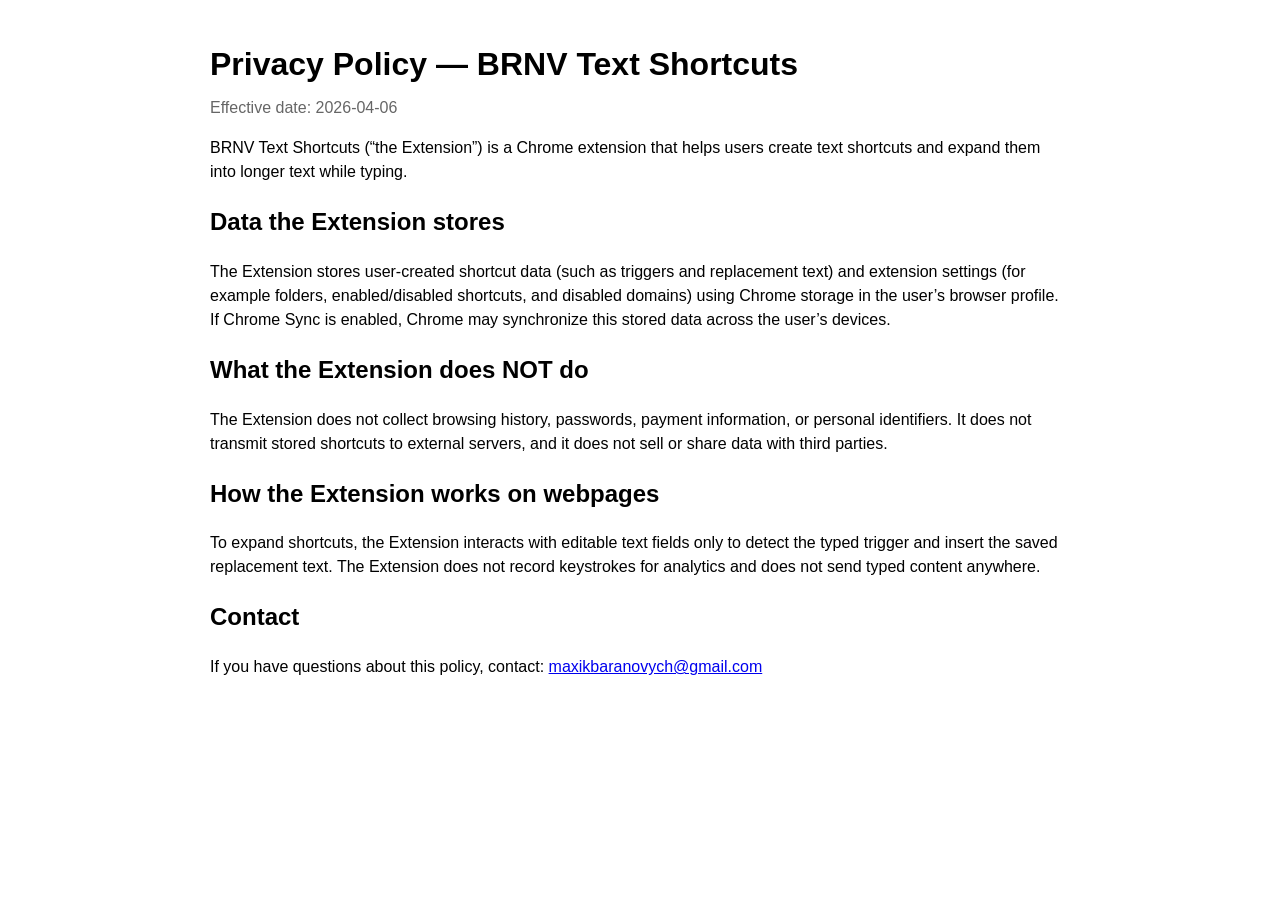
<file: docs/index.html>
<!doctype html>
<meta charset="utf-8">
<meta http-equiv="refresh" content="0; url=privacy-policy.html">
<title>BRNV Text Shortcuts</title>
If you are not redirected, open <a href="privacy-policy.html">privacy-policy.html</a>.
</file>
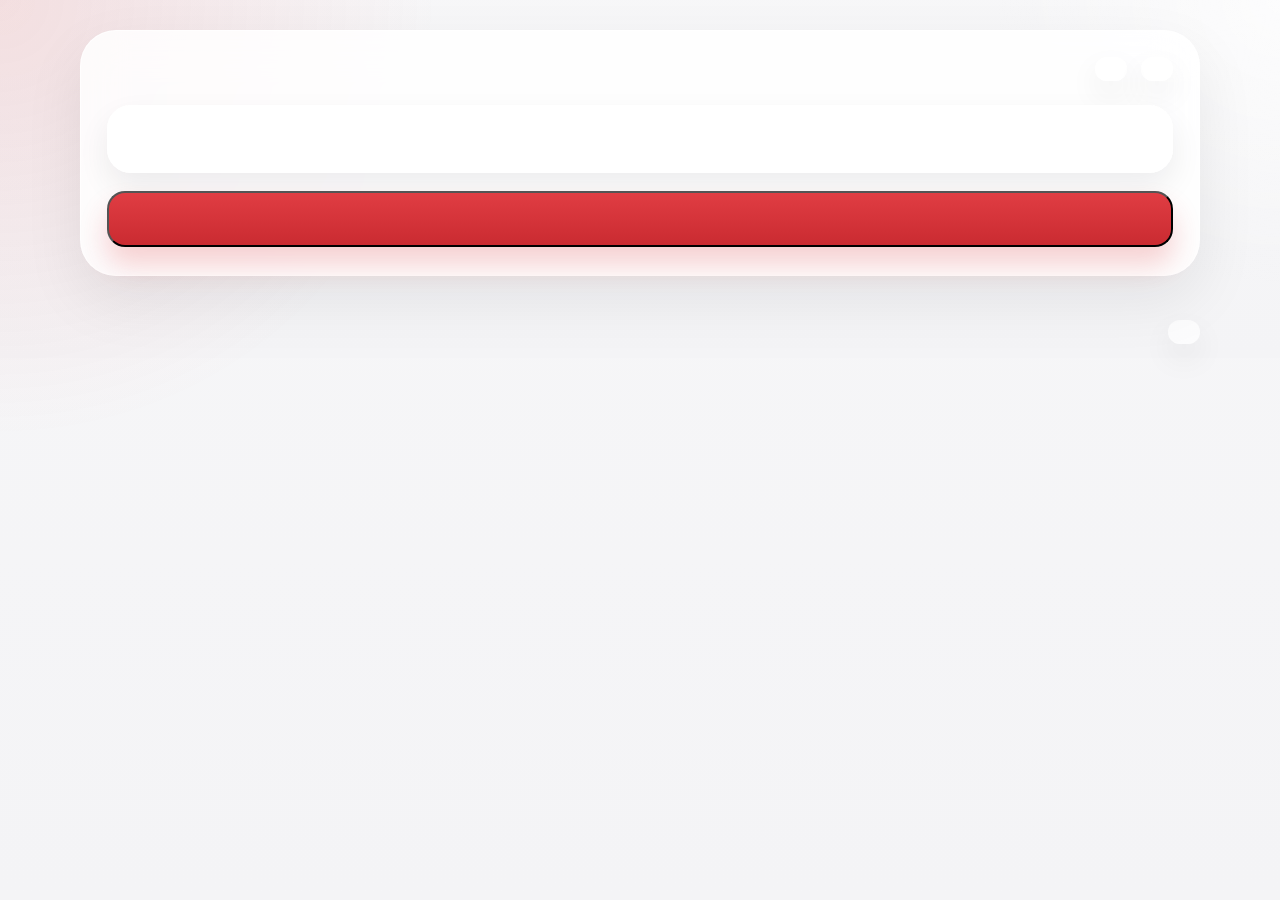
<file: dashboard.html>
<!DOCTYPE html>
<html lang="en">
  <head>
    <meta charset="UTF-8">
    <meta name="viewport" content="width=device-width, initial-scale=1.0">
    <title>BRNV Text Shortcuts</title>
    <link rel="stylesheet" href="dashboard.css">
  </head>
  <body>
    <div class="app-background"></div>
    <main class="dashboard-shell">
      <header class="hero-panel glass-panel">
        <div class="hero-top">
          <div class="hero-brand">
            <p class="eyebrow" data-i18n="brandEyebrow"></p>
            <h1 data-i18n="dashboardTitle"></h1>
          </div>
          <div class="hero-actions">
            <button id="statisticsButton" class="ghost-button" type="button"></button>
            <button id="settingsButton" class="ghost-button" type="button"></button>
          </div>
        </div>
        <div class="hero-search-wrap">
          <label class="sr-only" for="dashboardSearch"></label>
          <input id="dashboardSearch" class="hero-search" type="search" autocomplete="off">
          <div id="dashboardSearchResultsSection" class="search-results-dropdown hidden">
            <div id="dashboardSearchResultsList" class="search-results-list"></div>
          </div>
        </div>
        <div class="hero-cta">
          <button id="addShortcutButton" class="add-button" type="button"></button>
        </div>
      </header>

      <section id="dashboardSummary" class="summary-row"></section>

      <section id="foldersSection">
        <div class="section-head">
          <h2 data-i18n="folders"></h2>
          <button id="addFolderButton" class="mini-button" type="button"></button>
        </div>
        <div id="foldersGrid" class="folder-grid"></div>
      </section>
    </main>

    <div id="folderScreenRoot" class="folder-screen-root hidden"></div>
    <div id="modalRoot" class="modal-root hidden"></div>
    <div id="statsRoot" class="modal-root hidden"></div>

    <script src="shared/data.js"></script>
    <script src="shared/i18n.js"></script>
    <script src="dashboard.js"></script>
  </body>
</html>
</file>
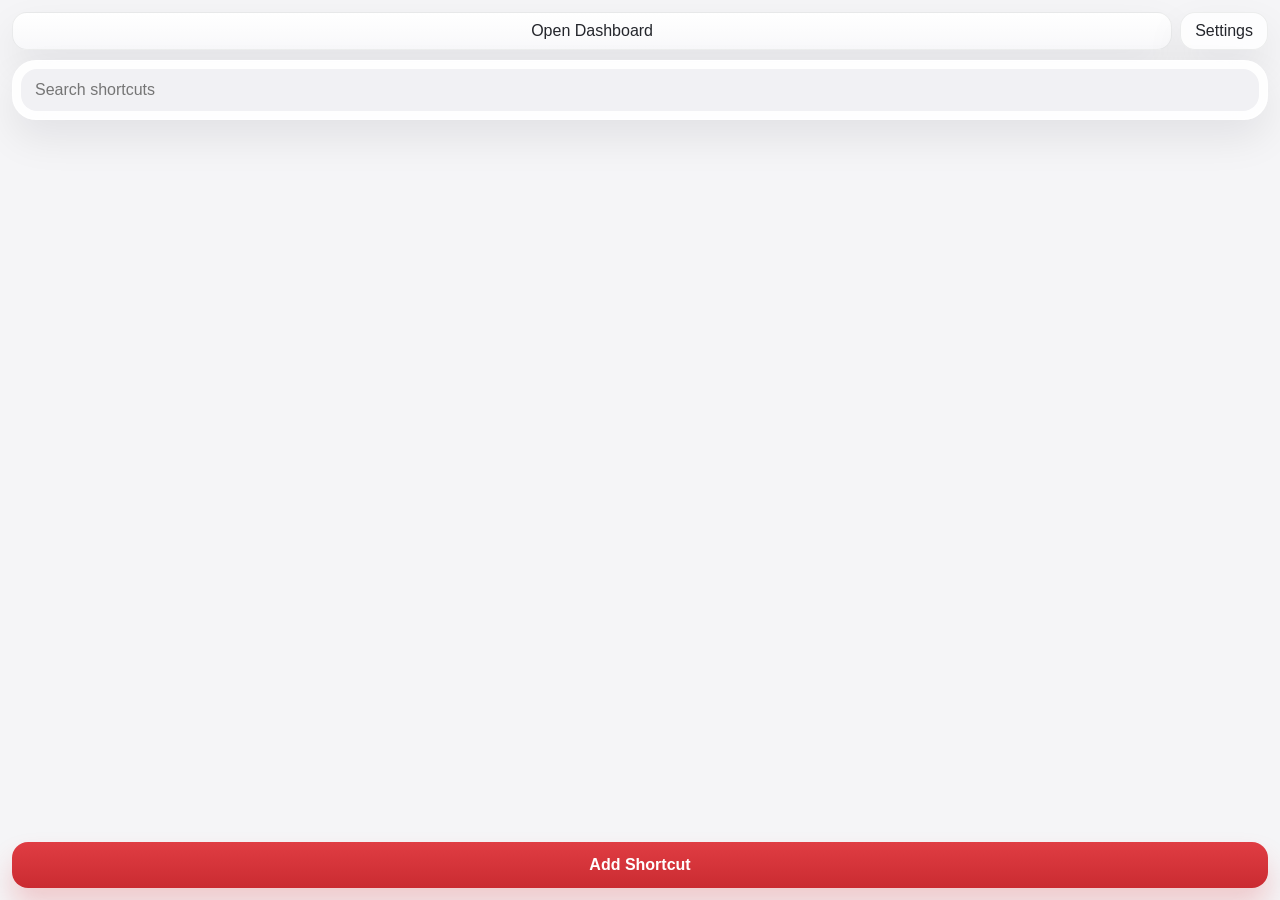
<file: popup.html>
<!DOCTYPE html>
<html lang="en">
  <head>
    <meta charset="UTF-8">
    <meta name="viewport" content="width=device-width, initial-scale=1.0">
    <title>BRNV Text Shortcuts</title>
    <link rel="stylesheet" href="popup.css">
  </head>
  <body>
    <main class="popup-shell">
      <section id="popupListView">
        <header class="popup-topbar">
          <button id="openDashboardButton" class="icon-button primary-chip" type="button">Open Dashboard</button>
          <button id="openSettingsButton" class="icon-button" type="button" aria-label="Settings">Settings</button>
        </header>

        <section class="popup-search-wrap glass-card">
          <label class="sr-only" for="popupSearch">Search shortcuts</label>
          <input id="popupSearch" class="search-input" type="search" autocomplete="off" placeholder="Search shortcuts">
        </section>

        <section class="popup-list-wrap">
          <div id="popupEmptyState" class="empty-state hidden"></div>
          <div id="popupResults" class="result-list"></div>
        </section>

        <button id="popupAddShortcutButton" class="popup-add-button" type="button">Add Shortcut</button>
      </section>

      <div id="popupEditorOverlay" class="popup-editor-overlay hidden">
        <div class="popup-editor-backdrop"></div>
        <section id="popupEditorView" class="popup-editor-view" role="dialog" aria-modal="true">
          <header class="popup-editor-topbar">
            <button id="popupBackButton" class="icon-button" type="button">Back</button>
            <button id="popupEditorSettingsButton" class="icon-button" type="button" aria-label="Settings">Settings</button>
          </header>

          <div class="popup-editor-shell glass-card">
            <div class="popup-editor-head">
              <p id="popupEditorEyebrow" class="popup-editor-eyebrow">Shortcut editor</p>
              <h2 id="popupEditorTitle" class="popup-editor-title">Create shortcut</h2>
            </div>

            <form id="popupShortcutForm" class="popup-editor-form">
              <div class="popup-field-group">
                <label class="popup-field-label" for="popupShortcutName">Name</label>
                <input id="popupShortcutName" class="popup-field-input" type="text" maxlength="80">
                <div id="popupNameError" class="popup-error-text"></div>
              </div>

              <div class="popup-field-group">
                <label class="popup-field-label" for="popupShortcutTrigger">Trigger Code</label>
                <input id="popupShortcutTrigger" class="popup-field-input" type="text" maxlength="80" autocapitalize="off" autocomplete="off" spellcheck="false">
                <div id="popupTriggerHelp" class="popup-field-help">Trigger codes must stay unique and cannot be prefixes of each other.</div>
                <div id="popupTriggerError" class="popup-error-text"></div>
              </div>

              <div class="popup-field-group">
                <label class="popup-field-label" for="popupShortcutContent">Text Content</label>
                <textarea id="popupShortcutContent" class="popup-field-textarea"></textarea>
                <div id="popupContentError" class="popup-error-text"></div>
              </div>

              <div class="popup-toggle-row">
                <div>
                  <div class="popup-field-label" id="popupEnabledLabel">Enabled</div>
                  <div class="popup-field-help" id="popupEnabledHelp">Disabled shortcuts stay saved but do not expand on websites.</div>
                </div>
                <label class="switch">
                  <input id="popupShortcutEnabled" type="checkbox">
                  <span class="switch-track"></span>
                </label>
              </div>

              <div class="popup-editor-actions">
                <button id="popupDeleteButton" class="popup-danger-button" type="button">Delete</button>
                <div class="popup-editor-actions-right">
                  <button id="popupCancelButton" class="popup-secondary-button" type="button">Cancel</button>
                  <button id="popupSaveButton" class="popup-primary-button" type="submit">Save</button>
                </div>
              </div>
            </form>
          </div>
        </section>
      </div>
    </main>

    <script src="shared/data.js"></script>
    <script src="shared/i18n.js"></script>
    <script src="popup.js"></script>
  </body>
</html>
</file>
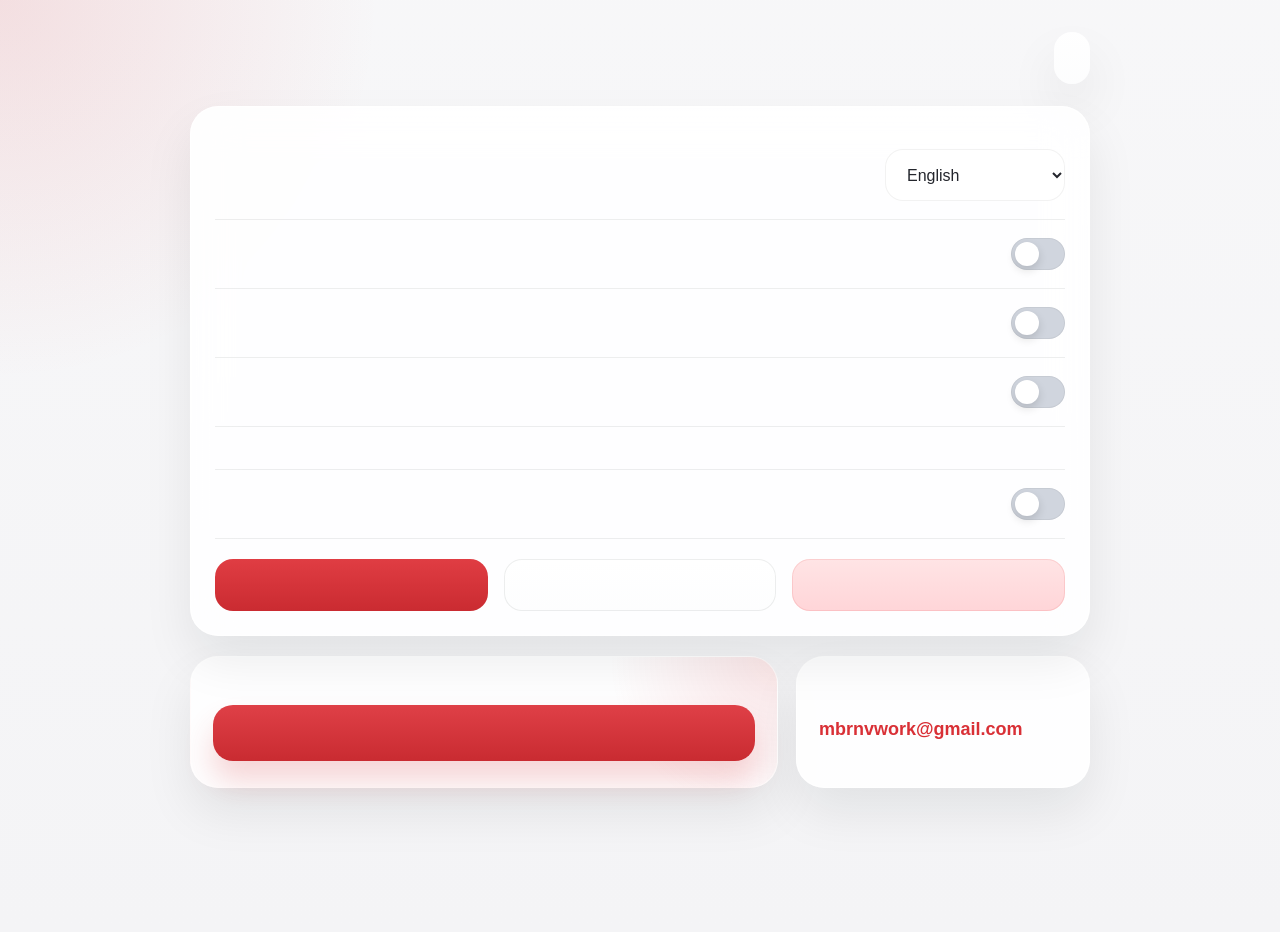
<file: settings.html>
<!DOCTYPE html>
<html lang="en">
  <head>
    <meta charset="UTF-8">
    <meta name="viewport" content="width=device-width, initial-scale=1.0">
    <title>BRNV Text Shortcuts Settings</title>
    <link rel="stylesheet" href="settings.css">
  </head>
  <body>
    <main class="settings-shell">
      <header class="settings-header">
        <div>
          <h1 data-i18n="settingsTitle"></h1>
        </div>
        <button id="backButton" class="ghost-button" type="button"></button>
      </header>

      <section class="settings-card">
        <div class="setting-row">
          <div>
            <h2 data-i18n="language"></h2>
            <p data-i18n="languageHelp"></p>
          </div>
          <select id="languageSelect" class="field-select">
            <option value="en">English</option>
            <option value="uk">Українська</option>
          </select>
        </div>

        <div class="setting-row">
          <div>
            <h2 data-i18n="darkTheme"></h2>
            <p data-i18n="darkThemeHelp"></p>
          </div>
          <label class="switch">
            <input id="darkThemeToggle" type="checkbox">
            <span class="switch-track"></span>
          </label>
        </div>

        <div class="setting-row">
          <div>
            <h2 data-i18n="caseSensitive"></h2>
            <p data-i18n="caseSensitiveHelp"></p>
          </div>
          <label class="switch">
            <input id="caseSensitiveToggle" type="checkbox">
            <span class="switch-track"></span>
          </label>
        </div>

        <div class="setting-row">
          <div>
            <h2 data-i18n="expansionEnabled"></h2>
            <p data-i18n="expansionEnabledHelp"></p>
          </div>
          <label class="switch">
            <input id="expansionToggle" type="checkbox">
            <span class="switch-track"></span>
          </label>
        </div>

        <div class="setting-row">
          <div>
            <h2 data-i18n="syncStatus"></h2>
            <p id="syncInfoText"></p>
          </div>
        </div>

        <div class="setting-row">
          <div>
            <h2 data-i18n="disableAllShortcuts"></h2>
            <p data-i18n="disableAllShortcutsHelp"></p>
          </div>
          <label class="switch">
            <input id="disableAllToggle" type="checkbox">
            <span class="switch-track"></span>
          </label>
        </div>

        <div class="actions-grid">
          <button id="exportButton" class="primary-button" type="button"></button>
          <button id="importButton" class="secondary-button" type="button"></button>
          <button id="resetStatsButton" class="danger-button" type="button"></button>
        </div>
        <input id="importFileInput" type="file" accept="application/json" hidden>
      </section>

      <footer class="settings-footer">
        <section class="support-card">
          <div class="support-copy">
            <h2 data-i18n="supportTitle"></h2>
            <p data-i18n="supportDescription"></p>
          </div>
          <button id="supportToggleButton" class="support-button" type="button"></button>
        </section>

        <section class="contact-card">
          <h2 data-i18n="contactTitle"></h2>
          <a class="contact-link" href="mailto:mbrnvwork@gmail.com">mbrnvwork@gmail.com</a>
        </section>
      </footer>
    </main>

    <div id="settingsModalRoot" class="modal-root hidden"></div>

    <script src="shared/data.js"></script>
    <script src="shared/i18n.js"></script>
    <script src="settings.js"></script>
  </body>
</html>
</file>
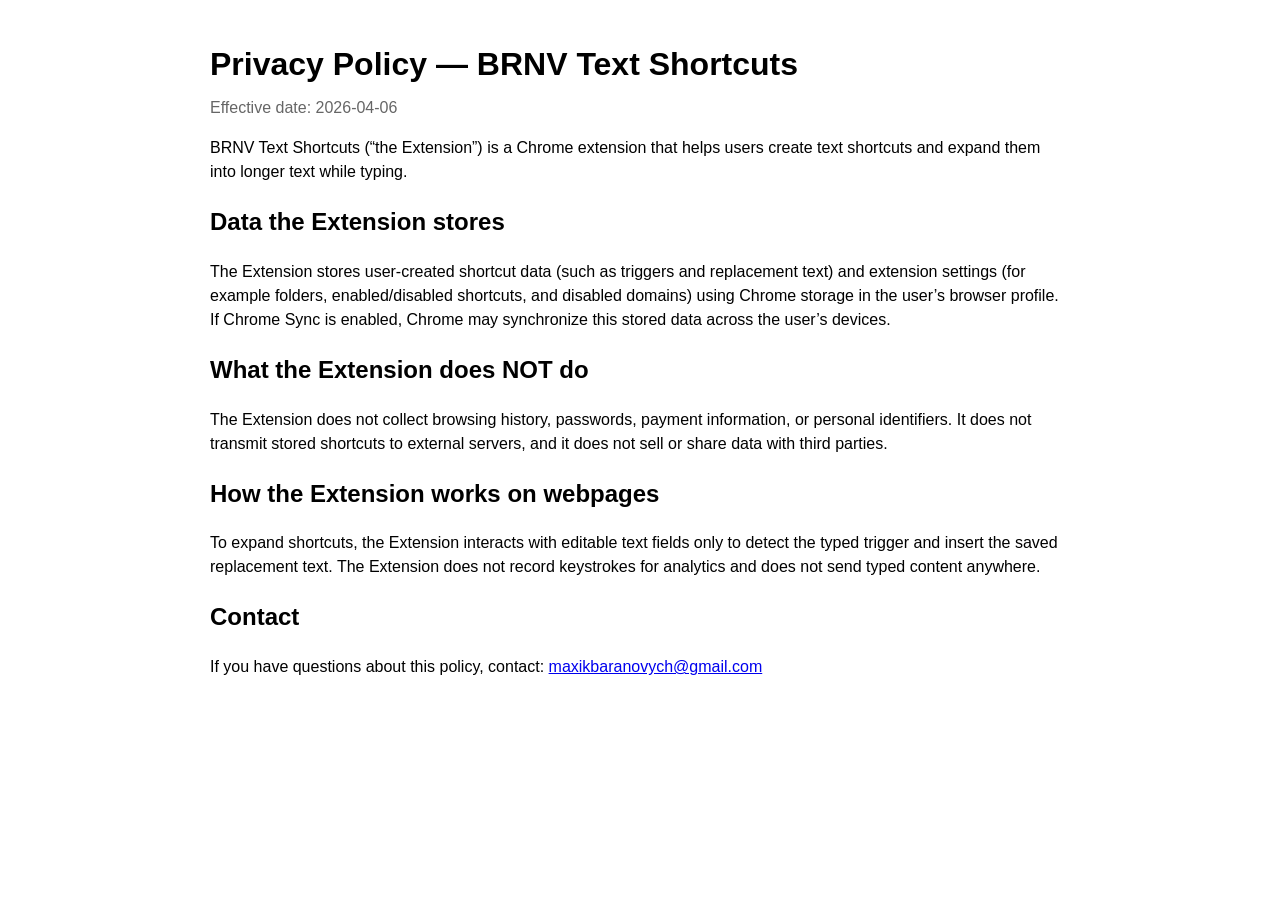
<file: docs/privacy-policy.html>
<!doctype html>
<html lang="en">
<head>
  <meta charset="utf-8" />
  <meta name="viewport" content="width=device-width, initial-scale=1" />
  <title>Privacy Policy — BRNV Text Shortcuts</title>
  <style>
    body { font-family: -apple-system, BlinkMacSystemFont, Segoe UI, Roboto, Arial, sans-serif; max-width: 860px; margin: 40px auto; padding: 0 16px; line-height: 1.5; }
    h1 { margin-bottom: 8px; }
    .muted { color: #666; margin-top: 0; }
  </style>
</head>
<body>
  <h1>Privacy Policy — BRNV Text Shortcuts</h1>
  <p class="muted">Effective date: 2026-04-06</p>

  <p>BRNV Text Shortcuts (“the Extension”) is a Chrome extension that helps users create text shortcuts and expand them into longer text while typing.</p>

  <h2>Data the Extension stores</h2>
  <p>The Extension stores user-created shortcut data (such as triggers and replacement text) and extension settings (for example folders, enabled/disabled shortcuts, and disabled domains) using Chrome storage in the user’s browser profile. If Chrome Sync is enabled, Chrome may synchronize this stored data across the user’s devices.</p>

  <h2>What the Extension does NOT do</h2>
  <p>The Extension does not collect browsing history, passwords, payment information, or personal identifiers. It does not transmit stored shortcuts to external servers, and it does not sell or share data with third parties.</p>

  <h2>How the Extension works on webpages</h2>
  <p>To expand shortcuts, the Extension interacts with editable text fields only to detect the typed trigger and insert the saved replacement text. The Extension does not record keystrokes for analytics and does not send typed content anywhere.</p>

  <h2>Contact</h2>
  <p>If you have questions about this policy, contact: <a href="mailto:maxikbaranovych@gmail.com">maxikbaranovych@gmail.com</a></p>
</body>
</html>
</file>
<file: dashboard.css>
:root {
  --bg: #f4f4f6;
  --panel: rgba(255, 255, 255, 0.84);
  --panel-strong: #ffffff;
  --panel-muted: #f6f6f8;
  --text: #21242b;
  --text-soft: #707681;
  --line: rgba(33, 36, 43, 0.08);
  --accent: #d93036;
  --accent-soft: rgba(217, 48, 54, 0.12);
  --danger: #b8262b;
  --shadow-lg: 0 24px 60px rgba(17, 18, 22, 0.08);
  --shadow-md: 0 14px 32px rgba(17, 18, 22, 0.07);
  --radius-xxl: 30px;
  --radius-xl: 24px;
  --radius-lg: 20px;
  --radius-md: 16px;
  --transition: 180ms ease;
}

html[data-theme="dark"] {
  --bg: #13171d;
  --panel: rgba(31, 36, 44, 0.84);
  --panel-strong: #1e242d;
  --panel-muted: #262d37;
  --text: #f2f5f8;
  --text-soft: #aab3bf;
  --line: rgba(255, 255, 255, 0.08);
  --accent: #f04b4f;
  --accent-soft: rgba(240, 75, 79, 0.14);
  --danger: #ff7b80;
  --shadow-lg: 0 24px 60px rgba(0, 0, 0, 0.3);
  --shadow-md: 0 14px 32px rgba(0, 0, 0, 0.24);
}

html[data-theme="dark"] .app-background {
  background:
    radial-gradient(circle at top left, rgba(240, 75, 79, 0.14), transparent 28%),
    radial-gradient(circle at top right, rgba(255, 255, 255, 0.08), transparent 18%);
}

html[data-theme="dark"] .glass-panel,
html[data-theme="dark"] .folder-screen-panel,
html[data-theme="dark"] .modal-panel {
  border-color: rgba(255, 255, 255, 0.1);
}

html[data-theme="dark"] .ghost-button,
html[data-theme="dark"] .mini-button,
html[data-theme="dark"] .back-button,
html[data-theme="dark"] .folder-action {
  background: rgba(44, 50, 61, 0.92);
  color: var(--text);
}

html[data-theme="dark"] .hero-search {
  background: rgba(43, 49, 60, 0.96);
  color: var(--text);
  box-shadow: inset 0 0 0 1px rgba(255, 255, 255, 0.08), var(--shadow-md);
}

html[data-theme="dark"] .hero-search::placeholder {
  color: var(--text-soft);
}

html[data-theme="dark"] .hero-search:focus,
html[data-theme="dark"] .field-input:focus,
html[data-theme="dark"] .field-select:focus,
html[data-theme="dark"] .field-textarea:focus {
  background: #313845;
}

html[data-theme="dark"] .search-results-dropdown {
  background: rgba(24, 29, 36, 0.98);
  border-color: rgba(255, 255, 255, 0.08);
  box-shadow: 0 28px 60px rgba(0, 0, 0, 0.38);
}

html[data-theme="dark"] .search-result-item {
  background: rgba(41, 47, 58, 0.98);
  color: var(--text);
  border-color: rgba(255, 255, 255, 0.04);
}

html[data-theme="dark"] .search-result-item:hover {
  background: #343c49;
  border-color: rgba(240, 75, 79, 0.16);
}

html[data-theme="dark"] .secondary-button {
  background: #343b47;
  color: var(--text);
}

html[data-theme="dark"] .danger-button {
  background: rgba(240, 75, 79, 0.16);
  color: #ff9ea2;
}

html[data-theme="dark"] .summary-card,
html[data-theme="dark"] .folder-card,
html[data-theme="dark"] .shortcut-card {
  background: rgba(34, 40, 49, 0.96);
  border-color: rgba(255, 255, 255, 0.08);
}

html[data-theme="dark"] .folder-card::after {
  background: linear-gradient(135deg, rgba(240, 75, 79, 0.1), transparent 42%);
}

html[data-theme="dark"] .folder-icon {
  background: linear-gradient(180deg, rgba(240, 75, 79, 0.18) 0%, rgba(240, 75, 79, 0.1) 100%);
  box-shadow: inset 0 0 0 1px rgba(240, 75, 79, 0.18);
}

html[data-theme="dark"] .badge.status {
  background: #39414d;
  color: var(--text-soft);
}

html[data-theme="dark"] .folder-screen-backdrop {
  background: rgba(15, 18, 24, 0.74);
}

html[data-theme="dark"] .folder-screen-panel,
html[data-theme="dark"] .modal-panel {
  background: rgba(24, 29, 36, 0.96);
  box-shadow: 0 28px 80px rgba(0, 0, 0, 0.42);
}

html[data-theme="dark"] .close-button {
  background: #39414d;
  color: var(--text);
}

html[data-theme="dark"] .field-input,
html[data-theme="dark"] .field-select,
html[data-theme="dark"] .field-textarea {
  background: #303742;
  color: var(--text);
}

html[data-theme="dark"] .switch-track {
  background: #4a5360;
}

html[data-theme="dark"] .stats-chart {
  background: linear-gradient(180deg, rgba(39, 45, 55, 0.96), rgba(33, 39, 48, 0.92));
  box-shadow: inset 0 0 0 1px rgba(255, 255, 255, 0.06);
}

html[data-theme="dark"] .stats-bar-track {
  background: rgba(255, 255, 255, 0.08);
}

html[data-theme="dark"] .stats-card {
  background: #313844;
}

html[data-theme="dark"] .period-tabs {
  background: #2a313c;
}

html[data-theme="dark"] .chip-button {
  color: var(--text-soft);
}

html[data-theme="dark"] .chip-button.active {
  background: #3a4250;
  color: var(--text);
}

* {
  box-sizing: border-box;
}

html,
body {
  min-height: 100%;
  margin: 0;
  font-family: "SF Pro Display", "Segoe UI", sans-serif;
  color: var(--text);
  background: linear-gradient(180deg, color-mix(in srgb, var(--bg) 76%, #ffffff 24%) 0%, var(--bg) 100%);
}

body {
  position: relative;
}

button,
input,
select,
textarea {
  font: inherit;
}

.app-background {
  position: fixed;
  inset: 0;
  background:
    radial-gradient(circle at top left, rgba(217, 48, 54, 0.12), transparent 28%),
    radial-gradient(circle at top right, rgba(255, 255, 255, 0.7), transparent 18%);
  pointer-events: none;
}

.dashboard-shell {
  width: min(1120px, calc(100% - 32px));
  margin: 30px auto 40px;
  position: relative;
  z-index: 1;
}

.glass-panel {
  background: var(--panel);
  backdrop-filter: blur(22px);
  border: 1px solid rgba(255, 255, 255, 0.72);
  box-shadow: var(--shadow-lg);
}

.hero-panel {
  border-radius: 36px;
  padding: 26px;
}

.hero-top,
.section-head,
.hero-actions,
.summary-row {
  display: flex;
  align-items: center;
  justify-content: space-between;
  gap: 14px;
}

.hero-top {
  margin-bottom: 24px;
}

.hero-brand h1,
.section-head h2,
.stats-title,
.modal-title {
  margin: 0;
}

.eyebrow {
  margin: 0 0 8px;
  font-size: 12px;
  letter-spacing: 0.12em;
  text-transform: uppercase;
  color: var(--accent);
  font-weight: 700;
}

.eyebrow:empty {
  display: none;
}

.hero-brand h1 {
  font-size: clamp(32px, 5vw, 44px);
  line-height: 1;
}

.ghost-button,
.mini-button,
.back-button,
.chip-button,
.secondary-button,
.danger-button,
.primary-button,
.folder-action {
  border: 0;
  cursor: pointer;
  transition: transform var(--transition), box-shadow var(--transition), background var(--transition), color var(--transition);
}

.ghost-button,
.mini-button,
.back-button,
.folder-action {
  background: rgba(255, 255, 255, 0.74);
  color: var(--text);
  border-radius: 16px;
  padding: 12px 16px;
  box-shadow: var(--shadow-md);
}

.ghost-button:hover,
.mini-button:hover,
.back-button:hover,
.folder-action:hover,
.shortcut-card:hover {
  transform: translateY(-1px);
}

.ghost-button:active,
.mini-button:active,
.back-button:active,
.folder-action:active,
.primary-button:active,
.secondary-button:active,
.danger-button:active,
.add-button:active {
  transform: scale(0.985);
}

.hero-search-wrap {
  display: grid;
  gap: 12px;
}

.hero-search {
  width: 100%;
  min-height: 68px;
  padding: 0 22px;
  border-radius: 24px;
  border: 0;
  background: rgba(255, 255, 255, 0.86);
  color: var(--text);
  box-shadow: inset 0 0 0 1px rgba(255, 255, 255, 0.6), var(--shadow-md);
  outline: none;
  font-size: 18px;
}

.hero-search:focus,
.field-input:focus,
.field-select:focus,
.field-textarea:focus {
  box-shadow: inset 0 0 0 2px rgba(217, 48, 54, 0.16), var(--shadow-md);
  background: #fff;
}

.search-results-dropdown {
  padding: 12px;
  border-radius: 24px;
  background: color-mix(in srgb, var(--panel-strong) 96%, #ffffff 4%);
  border: 1px solid color-mix(in srgb, var(--line) 65%, rgba(255, 255, 255, 0.4) 35%);
  backdrop-filter: blur(10px);
  box-shadow: 0 28px 60px rgba(16, 18, 23, 0.18);
}

.search-results-list {
  display: grid;
  gap: 8px;
  max-height: min(420px, 48vh);
  overflow-y: auto;
  padding-right: 2px;
}

.search-result-item {
  border: 0;
  text-align: left;
  width: 100%;
  padding: 12px 14px;
  border-radius: 16px;
  background: color-mix(in srgb, var(--panel-muted) 94%, #ffffff 6%);
  cursor: pointer;
  transition: transform var(--transition), background var(--transition), box-shadow var(--transition), border-color var(--transition);
  border: 1px solid transparent;
}

.search-result-item:hover {
  transform: translateY(-1px);
  background: color-mix(in srgb, var(--panel-strong) 96%, #ffffff 4%);
  box-shadow: 0 12px 22px rgba(16, 18, 23, 0.08);
  border-color: rgba(217, 48, 54, 0.12);
}

.search-result-title,
.search-result-copy {
  margin: 0;
}

.search-result-title {
  font-size: 14px;
  font-weight: 700;
}

.search-result-copy {
  margin-top: 6px;
  color: var(--text-soft);
  font-size: 12px;
  line-height: 1.4;
}

.search-result-item .inline-row {
  margin-top: 8px;
}

.search-result-item .badge {
  padding: 5px 9px;
  font-size: 11px;
}

.hero-cta {
  margin-top: 18px;
}

.add-button,
.primary-button {
  background: linear-gradient(180deg, #e03d43 0%, #ca2b31 100%);
  color: #fff;
  border-radius: 18px;
  min-height: 56px;
  padding: 0 22px;
  box-shadow: 0 18px 28px rgba(217, 48, 54, 0.22);
}

.add-button {
  width: 100%;
  font-size: 16px;
  font-weight: 700;
  transition: transform 180ms ease, box-shadow 180ms ease, filter 180ms ease;
}

.add-button:hover {
  transform: translateY(-2px) scale(1.01);
  box-shadow: 0 24px 34px rgba(217, 48, 54, 0.28);
  filter: saturate(1.05);
}

.secondary-button,
.danger-button {
  border-radius: 18px;
  min-height: 52px;
  padding: 0 20px;
}

.secondary-button {
  background: #f1f2f5;
  color: var(--text);
}

.danger-button {
  background: rgba(217, 48, 54, 0.1);
  color: var(--danger);
}

.summary-row {
  margin: 20px 0 24px;
  flex-wrap: wrap;
}

.summary-card {
  flex: 1 1 180px;
  min-width: 180px;
  padding: 18px;
  border-radius: 22px;
  background: rgba(255, 255, 255, 0.82);
  box-shadow: var(--shadow-md);
  animation: rise-in 220ms ease both;
}

.summary-label {
  margin: 0 0 8px;
  color: var(--text-soft);
  font-size: 12px;
}

.summary-value {
  margin: 0;
  font-size: 28px;
  font-weight: 700;
}

.section-head {
  margin-bottom: 14px;
}

.folder-grid,
.shortcut-list {
  display: grid;
  grid-template-columns: repeat(auto-fit, minmax(240px, 1fr));
  gap: 16px;
}

.folder-card,
.shortcut-card {
  background: rgba(255, 255, 255, 0.9);
  border: 1px solid rgba(33, 36, 43, 0.06);
  box-shadow: var(--shadow-md);
  border-radius: 26px;
  padding: 18px;
  animation: rise-in 220ms ease both;
}

.folder-card {
  position: relative;
  overflow: hidden;
}

.folder-card::before {
  content: "";
  position: absolute;
  inset: auto -40px -60px auto;
  width: 180px;
  height: 180px;
  background: radial-gradient(circle, rgba(217, 48, 54, 0.22), transparent 70%);
  pointer-events: none;
}

.folder-card::after {
  content: "";
  position: absolute;
  inset: 0;
  background: linear-gradient(135deg, rgba(217, 48, 54, 0.08), transparent 42%);
  pointer-events: none;
}

.folder-card-head,
.shortcut-head,
.inline-row,
.toggle-row,
.modal-actions,
.modal-header,
.stats-top {
  display: flex;
  align-items: center;
  justify-content: space-between;
  gap: 12px;
}

.folder-card > * {
  position: relative;
  z-index: 1;
}

.folder-card h3,
.shortcut-card h3,
.folder-title-wrap p,
.folder-title-wrap h2,
.stats-card p,
.stats-card h3 {
  margin: 0;
}

.folder-icon {
  display: grid;
  place-items: center;
  width: 52px;
  height: 52px;
  border-radius: 18px;
  background: linear-gradient(180deg, #fff3f3 0%, #fde4e5 100%);
  box-shadow: inset 0 0 0 1px rgba(217, 48, 54, 0.08);
  color: var(--accent);
}

.folder-icon-svg {
  width: 26px;
  height: 26px;
}

.folder-count,
.shortcut-meta,
.subtle-text,
.field-help,
.error-text {
  color: var(--text-soft);
  font-size: 13px;
}

.folder-footer {
  margin-top: 18px;
  display: flex;
  gap: 10px;
}

.folder-open {
  flex: 1;
}

.shortcut-card {
  cursor: pointer;
}

.shortcut-card.disabled {
  opacity: 0.68;
}

.shortcut-preview {
  margin: 12px 0;
  color: var(--text-soft);
  line-height: 1.55;
  font-size: 14px;
}

.badge {
  display: inline-flex;
  align-items: center;
  border-radius: 999px;
  padding: 6px 10px;
  font-size: 12px;
  font-weight: 700;
}

.badge.trigger {
  color: var(--accent);
  background: rgba(217, 48, 54, 0.1);
}

.badge.status {
  background: #eff2f5;
  color: var(--text-soft);
}

.folder-screen-root {
  position: fixed;
  inset: 0;
  z-index: 8;
}

.folder-screen-root.hidden {
  display: none;
}

.folder-screen-shell,
.folder-screen-backdrop {
  position: absolute;
  inset: 0;
}

.folder-screen-backdrop {
  background: rgba(245, 246, 249, 0.74);
  backdrop-filter: blur(18px);
}

.folder-screen-panel {
  position: relative;
  z-index: 1;
  width: min(1240px, calc(100% - 40px));
  min-height: calc(100vh - 40px);
  margin: 20px auto;
  background: rgba(255, 255, 255, 0.9);
  border: 1px solid rgba(255, 255, 255, 0.72);
  border-radius: 36px;
  box-shadow: 0 28px 80px rgba(16, 18, 23, 0.14);
  padding: 28px;
  display: flex;
  flex-direction: column;
  gap: 20px;
  animation: modal-in 180ms ease both;
}

.folder-screen-header,
.folder-screen-actions,
.folder-screen-meta {
  display: flex;
  align-items: center;
  justify-content: space-between;
  gap: 14px;
}

.folder-screen-title,
.folder-screen-subtitle {
  margin: 0;
}

.folder-screen-title {
  font-size: clamp(32px, 4vw, 42px);
  line-height: 1;
}

.folder-screen-subtitle {
  margin-top: 10px;
  color: var(--text-soft);
  font-size: 15px;
}

.folder-screen-list {
  grid-template-columns: repeat(auto-fit, minmax(280px, 1fr));
  align-content: start;
}

.modal-root {
  position: fixed;
  inset: 0;
  display: grid;
  place-items: center;
  padding: 20px;
  background: rgba(21, 22, 26, 0.28);
  backdrop-filter: blur(8px);
  z-index: 10;
}

.modal-root.hidden {
  display: none;
}

.modal-panel {
  width: min(720px, 100%);
  max-height: calc(100vh - 40px);
  overflow: auto;
  background: rgba(255, 255, 255, 0.95);
  border-radius: 30px;
  padding: 24px;
  box-shadow: 0 28px 80px rgba(16, 18, 23, 0.18);
  animation: modal-in 180ms ease both;
}

.modal-panel-compact {
  width: min(520px, 100%);
}

.modal-header {
  margin-bottom: 18px;
}

.modal-copy {
  margin: 0 0 20px;
  color: var(--text-soft);
  line-height: 1.6;
}

.close-button {
  border: 0;
  width: 42px;
  height: 42px;
  border-radius: 14px;
  background: #f1f2f5;
  cursor: pointer;
}

.editor-form {
  display: grid;
  gap: 16px;
}

.field-group {
  display: grid;
  gap: 8px;
}

.field-label {
  font-size: 14px;
  font-weight: 700;
}

.field-input,
.field-select,
.field-textarea {
  width: 100%;
  border: 0;
  border-radius: 18px;
  background: #f4f5f7;
  color: var(--text);
  outline: none;
}

.field-input,
.field-select {
  min-height: 52px;
  padding: 0 16px;
}

.field-textarea {
  resize: vertical;
  min-height: 180px;
  padding: 16px;
}

.switch {
  position: relative;
  width: 54px;
  height: 32px;
}

.switch input {
  position: absolute;
  opacity: 0;
  inset: 0;
}

.switch-track {
  position: absolute;
  inset: 0;
  border-radius: 999px;
  background: #d7dae0;
  transition: background var(--transition);
}

.switch-track::after {
  content: "";
  position: absolute;
  top: 4px;
  left: 4px;
  width: 24px;
  height: 24px;
  border-radius: 50%;
  background: #fff;
  box-shadow: 0 4px 10px rgba(0, 0, 0, 0.14);
  transition: transform var(--transition);
}

.switch input:checked + .switch-track {
  background: linear-gradient(180deg, #ef4b50 0%, #c91e24 100%);
  box-shadow: 0 12px 18px rgba(217, 48, 54, 0.24);
}

.switch input:checked + .switch-track::after {
  transform: translateX(22px);
}

.error-text {
  min-height: 16px;
}

.modal-actions-end {
  justify-content: flex-end;
}

.stats-actions {
  margin-top: 18px;
}

.stats-chart {
  margin-top: 18px;
  padding: 18px;
  border-radius: 24px;
  background: linear-gradient(180deg, rgba(248, 249, 251, 0.96), rgba(242, 244, 247, 0.92));
  box-shadow: inset 0 0 0 1px rgba(33, 36, 43, 0.05);
}

.stats-chart-head {
  margin-bottom: 14px;
}

.stats-chart-bars {
  display: grid;
  grid-template-columns: repeat(auto-fit, minmax(54px, 1fr));
  gap: 12px;
  align-items: end;
  min-height: 190px;
}

.stats-bar-wrap {
  display: grid;
  gap: 8px;
  align-items: end;
}

.stats-bar-value,
.stats-bar-label {
  text-align: center;
  font-size: 12px;
  color: var(--text-soft);
}

.stats-bar-track {
  height: 132px;
  border-radius: 18px;
  background: rgba(33, 36, 43, 0.06);
  padding: 8px;
  display: flex;
  align-items: end;
}

.stats-bar-fill {
  width: 100%;
  border-radius: 12px;
  background: linear-gradient(180deg, #f15359 0%, #cf252b 100%);
  box-shadow: 0 12px 18px rgba(217, 48, 54, 0.18);
}

.stats-grid {
  display: grid;
  grid-template-columns: repeat(3, minmax(0, 1fr));
  gap: 14px;
  margin-top: 16px;
}

.stats-card {
  background: #f6f7f9;
  border-radius: 22px;
  padding: 18px;
}

.period-tabs {
  display: inline-flex;
  gap: 8px;
  background: #f3f4f7;
  border-radius: 16px;
  padding: 6px;
}

.chip-button {
  padding: 10px 14px;
  border-radius: 12px;
  background: transparent;
  color: var(--text-soft);
}

.chip-button.active {
  background: #fff;
  color: var(--text);
  box-shadow: var(--shadow-md);
}

.hidden,
.sr-only {
  display: none !important;
}

@keyframes rise-in {
  from {
    opacity: 0;
    transform: translateY(8px) scale(0.99);
  }

  to {
    opacity: 1;
    transform: translateY(0) scale(1);
  }
}

@keyframes modal-in {
  from {
    opacity: 0;
    transform: scale(0.965);
  }

  to {
    opacity: 1;
    transform: scale(1);
  }
}

@media (max-width: 760px) {
  .dashboard-shell {
    width: min(100% - 18px, 100%);
    margin-top: 18px;
  }

  .folder-screen-panel {
    width: min(100% - 16px, 100%);
    min-height: calc(100vh - 16px);
    margin: 8px auto;
    padding: 18px;
    border-radius: 26px;
  }

  .folder-screen-header,
  .folder-screen-actions,
  .folder-screen-meta {
    flex-direction: column;
    align-items: stretch;
  }

  .hero-top,
  .section-head,
  .hero-actions,
  .modal-header,
  .modal-actions,
  .stats-top {
    flex-direction: column;
    align-items: stretch;
  }

  .stats-grid {
    grid-template-columns: 1fr;
  }
}
</file>
<file: popup.css>
:root {
  --bg: #f5f5f7;
  --surface: rgba(255, 255, 255, 0.9);
  --surface-strong: #ffffff;
  --surface-muted: #f1f1f4;
  --text: #24262c;
  --text-soft: #6c717c;
  --line: rgba(36, 38, 44, 0.08);
  --accent: #d93036;
  --accent-strong: #b92228;
  --shadow: 0 18px 40px rgba(17, 19, 24, 0.08);
  --radius-xl: 24px;
  --radius-lg: 18px;
  --radius-md: 14px;
  --transition: 180ms ease;
}

html[data-theme="dark"] {
  --bg: #141820;
  --surface: rgba(30, 35, 44, 0.9);
  --surface-strong: #1c212a;
  --surface-muted: #252b35;
  --text: #f2f5f8;
  --text-soft: #a8b1bd;
  --line: rgba(255, 255, 255, 0.08);
  --accent: #f04b4f;
  --accent-strong: #d23237;
  --shadow: 0 18px 40px rgba(0, 0, 0, 0.3);
}

html[data-theme="dark"] .icon-button {
  background: rgba(44, 50, 61, 0.92);
  color: var(--text);
}

html[data-theme="dark"] .icon-button:hover {
  background: #37404d;
}

html[data-theme="dark"] .primary-chip {
  background: linear-gradient(180deg, #37404d 0%, #303844 100%);
}

html[data-theme="dark"] .glass-card {
  border-color: rgba(255, 255, 255, 0.1);
}

html[data-theme="dark"] .search-input:focus,
html[data-theme="dark"] .popup-field-input:focus,
html[data-theme="dark"] .popup-field-textarea:focus {
  background: #303844;
}

html[data-theme="dark"] .popup-editor-backdrop {
  background: rgba(11, 14, 19, 0.56);
}

html[data-theme="dark"] .switch-track {
  background: #4a5360;
  box-shadow: inset 0 0 0 1px rgba(255, 255, 255, 0.06);
}

html[data-theme="dark"] .popup-secondary-button {
  background: linear-gradient(180deg, #37404d 0%, #303844 100%);
  color: var(--text);
}

html[data-theme="dark"] .popup-danger-button {
  background: linear-gradient(180deg, rgba(240, 75, 79, 0.18) 0%, rgba(240, 75, 79, 0.12) 100%);
  color: #ff9ea2;
}

html[data-theme="dark"] .result-card {
  background: rgba(36, 42, 52, 0.96);
  border-color: rgba(255, 255, 255, 0.08);
}

html[data-theme="dark"] .result-card:hover {
  background: #313845;
  box-shadow: 0 14px 28px rgba(0, 0, 0, 0.26);
  border-color: rgba(240, 75, 79, 0.22);
}

html[data-theme="dark"] .folder-pill {
  background: #3a4250;
  color: var(--text-soft);
}

* {
  box-sizing: border-box;
}

html,
body {
  margin: 0;
  min-width: 360px;
  min-height: 540px;
  height: 100%;
  background: var(--bg);
  color: var(--text);
  font-family: "SF Pro Display", "Segoe UI", sans-serif;
}

button,
input,
select,
textarea {
  font: inherit;
}

.popup-shell {
  padding: 12px;
  position: relative;
  z-index: 1;
  min-height: 540px;
  height: 100%;
}

.popup-shell > section {
  display: flex;
  flex-direction: column;
  gap: 10px;
}

#popupListView {
  min-height: 100%;
}

.popup-topbar {
  display: flex;
  justify-content: space-between;
  gap: 8px;
}

.icon-button {
  border: 1px solid var(--line);
  background: rgba(255, 255, 255, 0.82);
  color: var(--text);
  border-radius: 15px;
  min-height: 38px;
  padding: 0 14px;
  box-shadow: var(--shadow);
  cursor: pointer;
  transition: transform var(--transition), background var(--transition), box-shadow var(--transition);
}

.icon-button:hover {
  transform: translateY(-1px);
  background: #fff;
}

.icon-button:active {
  transform: scale(0.98);
}

.primary-chip {
  flex: 1;
  background: linear-gradient(180deg, #ffffff 0%, #f8f8fa 100%);
}

.glass-card {
  background: var(--surface);
  backdrop-filter: blur(18px);
  border: 1px solid rgba(255, 255, 255, 0.6);
  border-radius: var(--radius-xl);
  box-shadow: var(--shadow);
}

.popup-search-wrap {
  padding: 8px;
}

.search-input {
  width: 100%;
  border: 0;
  border-radius: 16px;
  background: var(--surface-muted);
  min-height: 42px;
  padding: 0 14px;
  color: var(--text);
  outline: none;
  transition: box-shadow var(--transition), background var(--transition);
}

.search-input:focus {
  background: #fff;
  box-shadow: inset 0 0 0 2px rgba(217, 48, 54, 0.16);
}

.popup-list-wrap {
  min-height: 0;
  flex: 1;
  overflow-y: auto;
  padding-bottom: 10px;
  padding-right: 2px;
  scrollbar-width: none;
  -ms-overflow-style: none;
}

.popup-list-wrap::-webkit-scrollbar {
  width: 0;
  height: 0;
}

.hidden,
.sr-only {
  display: none;
}

.popup-add-button {
  width: 100%;
  min-height: 46px;
  border: 0;
  border-radius: 16px;
  background: linear-gradient(180deg, #e03d43 0%, #ca2b31 100%);
  color: #fff;
  font-weight: 700;
  cursor: pointer;
  box-shadow: 0 18px 28px rgba(217, 48, 54, 0.22);
  transition: transform var(--transition), box-shadow var(--transition), filter var(--transition);
  position: sticky;
  bottom: 8px;
  z-index: 2;
}

.popup-add-button:hover {
  transform: translateY(-1px);
  box-shadow: 0 22px 32px rgba(217, 48, 54, 0.28);
  filter: saturate(1.03);
}

.popup-add-button:active {
  transform: scale(0.985);
}

.popup-editor-overlay {
  position: fixed;
  inset: 0;
  z-index: 5;
  display: grid;
  place-items: center;
  padding: 10px;
  pointer-events: auto;
}

.popup-editor-overlay.hidden {
  display: none;
}

.popup-editor-backdrop {
  position: absolute;
  inset: 0;
  background: rgba(20, 22, 26, 0.28);
  backdrop-filter: blur(10px);
  z-index: 0;
  pointer-events: auto;
}

.popup-editor-topbar {
  display: flex;
  justify-content: space-between;
  gap: 8px;
  margin-bottom: 8px;
}

.popup-editor-view {
  position: relative;
  z-index: 2;
  width: 100%;
  max-width: 420px;
  max-height: calc(100vh - 20px);
  display: flex;
  flex-direction: column;
}

.popup-editor-shell {
  padding: 14px;
  animation: pop-in 180ms ease both;
  max-height: calc(100vh - 66px);
  overflow-y: auto;
  position: relative;
}

.popup-editor-head {
  margin-bottom: 10px;
}

.popup-editor-eyebrow,
.popup-editor-title {
  margin: 0;
}

.popup-editor-eyebrow {
  color: var(--accent);
  font-size: 11px;
  font-weight: 800;
  letter-spacing: 0.08em;
  text-transform: uppercase;
}

.popup-editor-title {
  margin-top: 6px;
  font-size: 18px;
  line-height: 1.1;
}

.popup-editor-form {
  display: grid;
  gap: 10px;
}

.popup-field-group {
  display: grid;
  gap: 6px;
}

.popup-field-label {
  font-size: 12px;
  font-weight: 700;
}

.popup-field-help,
.popup-error-text {
  color: var(--text-soft);
  font-size: 11px;
}

.popup-error-text {
  min-height: 12px;
}

.popup-field-input,
.popup-field-textarea {
  width: 100%;
  border: 0;
  border-radius: 14px;
  background: var(--surface-muted);
  color: var(--text);
  outline: none;
}

.popup-field-input {
  min-height: 38px;
  padding: 0 12px;
}

.popup-field-textarea {
  min-height: 92px;
  padding: 12px;
  resize: vertical;
}

.popup-field-input:focus,
.popup-field-textarea:focus {
  background: #fff;
  box-shadow: inset 0 0 0 2px rgba(217, 48, 54, 0.16);
}

.popup-toggle-row,
.popup-editor-actions,
.popup-editor-actions-right {
  display: flex;
  align-items: center;
  gap: 8px;
}

.popup-toggle-row {
  align-items: flex-start;
}

.popup-editor-actions {
  justify-content: space-between;
  flex-wrap: wrap;
}

.popup-editor-actions-right {
  justify-content: flex-end;
  flex: 1;
}

.switch {
  position: relative;
  width: 50px;
  height: 30px;
  flex: 0 0 auto;
}

.switch input {
  position: absolute;
  inset: 0;
  opacity: 0;
}

.switch-track {
  position: absolute;
  inset: 0;
  border-radius: 999px;
  background: #d0d5de;
  box-shadow: inset 0 0 0 1px rgba(36, 38, 45, 0.06);
  transition: background var(--transition), box-shadow var(--transition);
}

.switch-track::after {
  content: "";
  position: absolute;
  top: 4px;
  left: 4px;
  width: 22px;
  height: 22px;
  border-radius: 50%;
  background: #fff;
  box-shadow: 0 4px 10px rgba(0, 0, 0, 0.14);
  transition: transform var(--transition);
}

.switch input:checked + .switch-track {
  background: linear-gradient(180deg, #ef4b50 0%, #c91e24 100%);
  box-shadow: 0 12px 18px rgba(217, 48, 54, 0.24);
}

.switch input:checked + .switch-track::after {
  transform: translateX(20px);
}

.popup-secondary-button,
.popup-primary-button,
.popup-danger-button {
  border: 0;
  border-radius: 14px;
  min-height: 38px;
  padding: 0 14px;
  cursor: pointer;
  font-weight: 700;
  transition: transform var(--transition), box-shadow var(--transition), filter var(--transition);
}

.popup-secondary-button {
  background: linear-gradient(180deg, #ffffff 0%, #eceff4 100%);
  color: var(--text);
}

.popup-primary-button {
  background: linear-gradient(180deg, #e03d43 0%, #ca2b31 100%);
  color: #fff;
}

.popup-danger-button {
  background: linear-gradient(180deg, #ffe4e5 0%, #ffd5d8 100%);
  color: #b82329;
}

.popup-secondary-button:hover,
.popup-primary-button:hover,
.popup-danger-button:hover {
  transform: translateY(-1px);
}

.popup-secondary-button:active,
.popup-primary-button:active,
.popup-danger-button:active {
  transform: scale(0.985);
}

.result-list {
  display: flex;
  flex-direction: column;
  gap: 10px;
}

.result-card {
  border: 1px solid rgba(36, 38, 44, 0.06);
  background: rgba(255, 255, 255, 0.88);
  color: var(--text);
  border-radius: 20px;
  padding: 14px;
  cursor: pointer;
  box-shadow: 0 10px 24px rgba(18, 19, 24, 0.06);
  transition: transform var(--transition), box-shadow var(--transition), border-color var(--transition);
  animation: pop-in 220ms ease both;
}

.result-card:hover {
  transform: translateY(-2px);
  box-shadow: 0 14px 28px rgba(18, 19, 24, 0.08);
  border-color: rgba(217, 48, 54, 0.2);
}

.result-card h3,
.result-card p {
  margin: 0;
}

.result-head {
  display: flex;
  justify-content: space-between;
  gap: 12px;
  align-items: center;
  margin-bottom: 8px;
}

.result-name {
  font-size: 14px;
  font-weight: 700;
  color: var(--text);
}

.trigger-pill,
.folder-pill {
  display: inline-flex;
  align-items: center;
  border-radius: 999px;
  padding: 5px 9px;
  font-size: 11px;
  font-weight: 700;
}

.trigger-pill {
  color: var(--accent);
  background: rgba(217, 48, 54, 0.1);
}

.folder-pill {
  color: var(--text-soft);
  background: #f1f2f5;
  margin-top: 10px;
}

.result-preview {
  color: var(--text-soft);
  font-size: 12px;
  line-height: 1.5;
}

.empty-state {
  padding: 28px 18px;
  text-align: center;
  color: var(--text-soft);
  font-size: 13px;
}

@keyframes pop-in {
  from {
    opacity: 0;
    transform: translateY(6px) scale(0.985);
  }

  to {
    opacity: 1;
    transform: translateY(0) scale(1);
  }
}
</file>
<file: settings.css>
:root {
  --bg: #f4f4f6;
  --surface: rgba(255, 255, 255, 0.9);
  --surface-strong: rgba(255, 255, 255, 0.96);
  --text: #24262d;
  --text-soft: #6d7480;
  --line: rgba(36, 38, 45, 0.08);
  --accent: #d93036;
  --shadow: 0 24px 50px rgba(19, 21, 24, 0.08);
  --radius-xl: 28px;
  --radius-lg: 20px;
  --transition: 180ms ease;
}

html[data-theme="dark"] {
  --bg: #13161c;
  --surface: rgba(31, 36, 44, 0.88);
  --surface-strong: rgba(26, 31, 39, 0.96);
  --text: #f1f4f8;
  --text-soft: #a6afbb;
  --line: rgba(255, 255, 255, 0.08);
  --accent: #f04b4f;
  --shadow: 0 28px 60px rgba(0, 0, 0, 0.34);
}

* {
  box-sizing: border-box;
}

body {
  margin: 0;
  min-height: 100vh;
  font-family: "SF Pro Display", "Segoe UI", sans-serif;
  color: var(--text);
  background:
    radial-gradient(circle at top left, rgba(217, 48, 54, 0.12), transparent 24%),
    linear-gradient(180deg, color-mix(in srgb, var(--bg) 72%, #ffffff 28%) 0%, var(--bg) 100%);
}

button,
select,
input {
  font: inherit;
}

.settings-shell {
  width: min(900px, calc(100% - 28px));
  margin: 32px auto;
}

.settings-header,
.setting-row,
.actions-grid {
  display: flex;
  gap: 16px;
}

.settings-header {
  justify-content: space-between;
  align-items: center;
  margin-bottom: 22px;
}

.settings-header h1,
.setting-row h2,
.setting-row p {
  margin: 0;
}

.settings-card {
  background: var(--surface);
  backdrop-filter: blur(22px);
  border: 1px solid rgba(255, 255, 255, 0.72);
  border-radius: var(--radius-xl);
  padding: 24px;
  box-shadow: var(--shadow);
}

.setting-row {
  align-items: center;
  justify-content: space-between;
  padding: 18px 0;
  border-bottom: 1px solid var(--line);
}

.setting-row:last-of-type {
  border-bottom: 0;
}

.setting-row p {
  color: var(--text-soft);
  line-height: 1.5;
  margin-top: 6px;
}

.field-select,
.ghost-button,
.primary-button,
.secondary-button,
.danger-button {
  border: 0;
  border-radius: 18px;
  min-height: 52px;
  padding: 0 18px;
}

.field-select {
  min-width: 180px;
  background: color-mix(in srgb, var(--surface-strong) 84%, transparent 16%);
  color: var(--text);
  box-shadow: inset 0 0 0 1px rgba(36, 38, 45, 0.06);
}

.ghost-button {
  background: linear-gradient(180deg, color-mix(in srgb, var(--surface-strong) 95%, #ffffff 5%) 0%, color-mix(in srgb, var(--surface-strong) 90%, #e9edf3 10%) 100%);
  color: var(--text);
  box-shadow: var(--shadow);
  cursor: pointer;
}

.primary-button,
.secondary-button,
.danger-button,
.support-button,
.wallet-code {
  cursor: pointer;
  transition: transform var(--transition), opacity var(--transition), box-shadow var(--transition), background var(--transition), color var(--transition);
}

.ghost-button,
.primary-button,
.secondary-button,
.danger-button,
.support-button,
.wallet-code {
  font-weight: 700;
}

.ghost-button:hover,
.primary-button:hover,
.secondary-button:hover,
.danger-button:hover,
.support-button:hover,
.wallet-code:hover {
  transform: translateY(-1px);
  box-shadow: 0 16px 28px rgba(19, 21, 24, 0.1);
}

.primary-button {
  background: linear-gradient(180deg, #e03d43 0%, #ca2b31 100%);
  color: #fff;
}

.secondary-button {
  background: linear-gradient(180deg, color-mix(in srgb, var(--surface-strong) 95%, #ffffff 5%) 0%, color-mix(in srgb, var(--surface-strong) 90%, #e9edf3 10%) 100%);
  color: #262b33;
  box-shadow: inset 0 0 0 1px rgba(36, 38, 45, 0.08);
}

html[data-theme="dark"] .secondary-button {
  color: var(--text);
}

.danger-button {
  background: linear-gradient(180deg, #ffe4e5 0%, #ffd5d8 100%);
  color: #b82329;
  box-shadow: inset 0 0 0 1px rgba(217, 48, 54, 0.12);
}

.actions-grid {
  margin-top: 20px;
  flex-wrap: wrap;
}

.actions-grid > * {
  flex: 1 1 180px;
}

.switch {
  position: relative;
  width: 54px;
  height: 32px;
}

.switch input {
  position: absolute;
  inset: 0;
  opacity: 0;
}

.switch-track {
  position: absolute;
  inset: 0;
  border-radius: 999px;
  background: #d0d5de;
  box-shadow: inset 0 0 0 1px rgba(36, 38, 45, 0.06);
  transition: background var(--transition), box-shadow var(--transition);
}

.switch-track::after {
  content: "";
  position: absolute;
  top: 4px;
  left: 4px;
  width: 24px;
  height: 24px;
  border-radius: 50%;
  background: #fff;
  box-shadow: 0 4px 10px rgba(0, 0, 0, 0.14);
  transition: transform var(--transition);
}

.switch input:checked + .switch-track {
  background: linear-gradient(180deg, #ef4b50 0%, #c91e24 100%);
  box-shadow: 0 12px 18px rgba(217, 48, 54, 0.24);
}

.switch input:checked + .switch-track::after {
  transform: translateX(22px);
}

.settings-footer {
  display: grid;
  grid-template-columns: 1.6fr 0.8fr;
  gap: 18px;
  margin-top: 20px;
}

.support-card,
.contact-card {
  background: var(--surface);
  border: 1px solid rgba(255, 255, 255, 0.72);
  border-radius: var(--radius-xl);
  box-shadow: var(--shadow);
  padding: 22px;
}

.support-card h2,
.support-card p,
.contact-card h2 {
  margin: 0;
}

.support-copy p,
.contact-card p {
  margin-top: 8px;
  color: var(--text-soft);
  line-height: 1.55;
}

.support-card {
  background:
    radial-gradient(circle at top right, rgba(217, 48, 54, 0.12), transparent 28%),
    var(--surface);
}

.support-button {
  display: inline-flex;
  align-items: center;
  justify-content: center;
  margin-top: 18px;
  border: 0;
  border-radius: 20px;
  min-height: 56px;
  width: 100%;
  padding: 0 24px;
  color: #fff;
  background: linear-gradient(180deg, #df4047 0%, #c92b31 100%);
  box-shadow: 0 20px 30px rgba(217, 48, 54, 0.2);
}

.support-network {
  margin: 0 0 14px;
  color: var(--text-soft);
  font-size: 13px;
  letter-spacing: 0.08em;
  text-transform: uppercase;
}

.wallet-code {
  width: 100%;
  border: 0;
  border-radius: 18px;
  min-height: 56px;
  padding: 12px 16px;
  background: linear-gradient(180deg, color-mix(in srgb, var(--surface-strong) 95%, #ffffff 5%) 0%, color-mix(in srgb, var(--surface-strong) 90%, #eef2f6 10%) 100%);
  color: var(--text);
  box-shadow: inset 0 0 0 1px rgba(36, 38, 45, 0.08);
  word-break: break-all;
}

.contact-card {
  display: flex;
  flex-direction: column;
  justify-content: center;
  padding: 20px 22px;
}

.contact-link {
  display: inline-flex;
  margin-top: 14px;
  color: var(--accent);
  font-weight: 700;
  font-size: 18px;
  text-decoration: none;
}

.contact-link:hover {
  text-decoration: underline;
}

.modal-root {
  position: fixed;
  inset: 0;
  display: grid;
  place-items: center;
  padding: 20px;
  background: rgba(21, 22, 26, 0.28);
  backdrop-filter: blur(8px);
  z-index: 10;
}

.modal-root.hidden {
  display: none !important;
}

.modal-panel {
  width: min(520px, 100%);
  max-height: calc(100vh - 40px);
  overflow: auto;
  background: var(--surface-strong);
  border-radius: 30px;
  padding: 24px;
  box-shadow: 0 28px 80px rgba(16, 18, 23, 0.18);
  animation: modal-in 180ms ease both;
  position: relative;
}

.modal-header,
.modal-actions {
  display: flex;
  align-items: center;
  justify-content: space-between;
  gap: 12px;
}

.modal-header {
  margin-bottom: 18px;
}

.modal-title,
.modal-copy {
  margin: 0;
}

.modal-copy {
  color: var(--text-soft);
  line-height: 1.6;
}

.modal-actions {
  margin-top: 20px;
  justify-content: flex-end;
}

.close-button {
  border: 0;
  width: 42px;
  height: 42px;
  border-radius: 14px;
  background: #f1f2f5;
  cursor: pointer;
}

.copy-toast {
  position: absolute;
  left: 24px;
  bottom: 24px;
  right: auto;
  min-height: 38px;
  max-width: calc(100% - 170px);
  display: flex;
  align-items: center;
  justify-content: center;
  padding: 0 18px;
  border-radius: 14px;
  background: linear-gradient(180deg, #df4047 0%, #c92b31 100%);
  color: #fff;
  font-weight: 700;
  font-size: 14px;
  white-space: nowrap;
  box-shadow: 0 18px 30px rgba(217, 48, 54, 0.24);
  opacity: 0;
  visibility: hidden;
  transform: translateY(8px) scale(0.98);
  transition: opacity 160ms ease, transform 160ms ease, visibility 160ms ease;
}

.copy-toast.is-visible {
  opacity: 1;
  visibility: visible;
  transform: translateY(0) scale(1);
}

.hidden {
  display: none !important;
}

@keyframes rise-in {
  from {
    opacity: 0;
    transform: translateY(8px);
  }

  to {
    opacity: 1;
    transform: translateY(0);
  }
}

@keyframes modal-in {
  from {
    opacity: 0;
    transform: scale(0.965);
  }

  to {
    opacity: 1;
    transform: scale(1);
  }
}

@media (max-width: 720px) {
  .settings-header,
  .setting-row {
    flex-direction: column;
    align-items: stretch;
  }

  .field-select {
    width: 100%;
  }

  .settings-footer {
    grid-template-columns: 1fr;
  }
}
</file>
